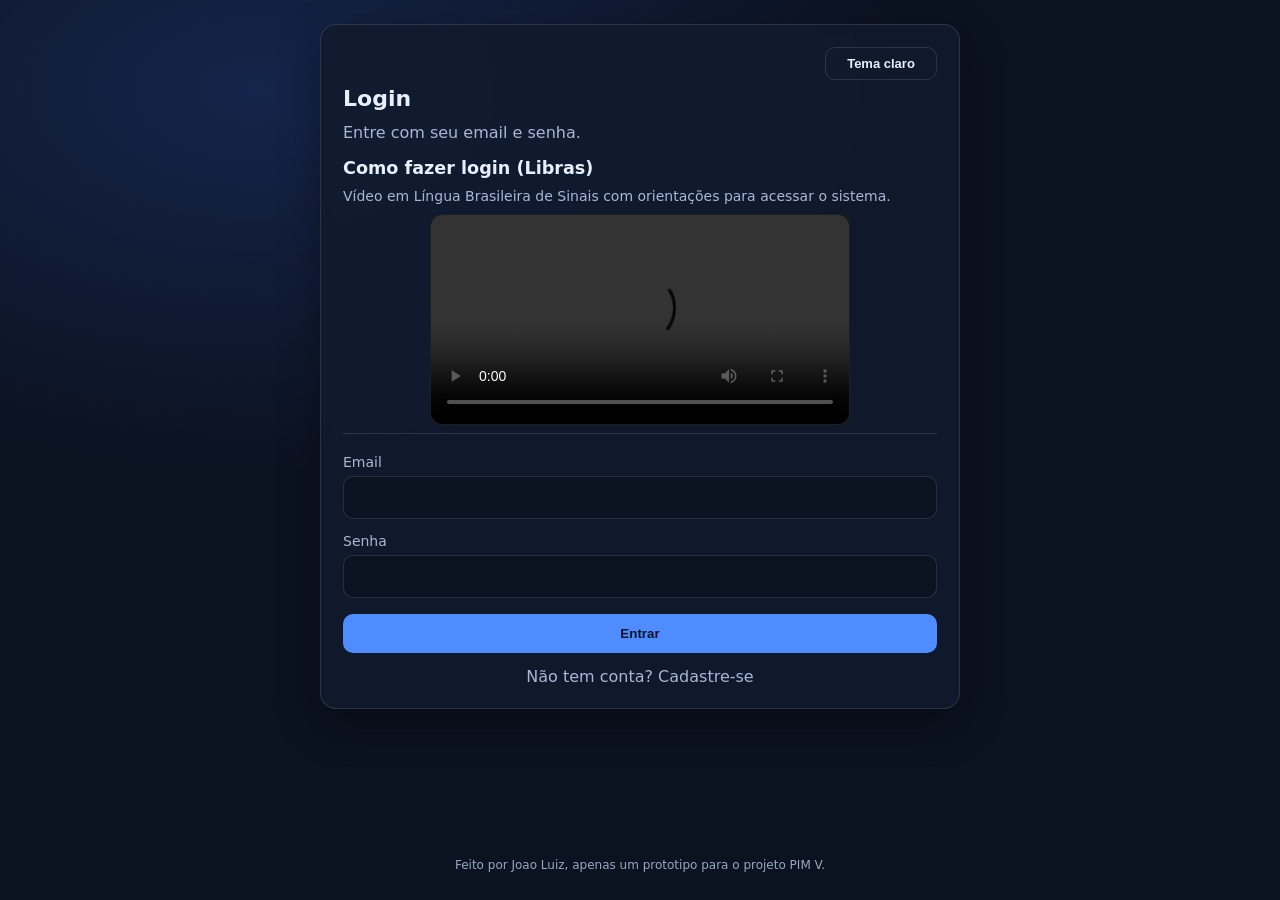
<file: frontend/index.html>
<!doctype html>
<html lang="pt-br">
  <head>
    <meta charset="utf-8" />
    <meta name="viewport" content="width=device-width, initial-scale=1" />
    <title>Login</title>
    <link rel="stylesheet" href="css/style.css" />
  </head>
  <body>
    <main class="container container--home">
      <section class="card">
        <div class="card-topbar">
          <button class="secondary theme-toggle" type="button" id="themeToggleBtn">Tema claro</button>
        </div>
        <h1>Login</h1>
        <p>Entre com seu email e senha.</p>

        <section class="login-libras-block" aria-labelledby="loginLibrasTitle">
          <h2 id="loginLibrasTitle" class="home-video-heading">Como fazer login (Libras)</h2>
          <p class="home-video-note">
            Vídeo em Língua Brasileira de Sinais com orientações para acessar o sistema.
          </p>
          <video class="home-video login-libras-video" controls preload="metadata" playsinline>
            <source src="Video2.mp4" type="video/mp4" />
            Seu navegador não suporta vídeo HTML5.
          </video>
        </section>

        <form id="loginForm">
          <label for="email">Email</label>
          <input id="email" type="email" autocomplete="email" maxlength="30" required />

          <label for="senha">Senha</label>
          <input id="senha" type="password" autocomplete="current-password" minlength="6" required />

          <div class="row">
            <button type="submit">Entrar</button>
          </div>

          <div id="message" class="message"></div>
        </form>

        <a class="link" href="register.html">Não tem conta? Cadastre-se</a>
      </section>
    </main>
    <footer class="footer-note">
      Feito por Joao Luiz, apenas um prototipo para o projeto PIM V.
    </footer>

    <script src="js/theme.js"></script>
    <script src="js/api.js"></script>
    <script src="js/login.js"></script>
  </body>
</html>
</file>
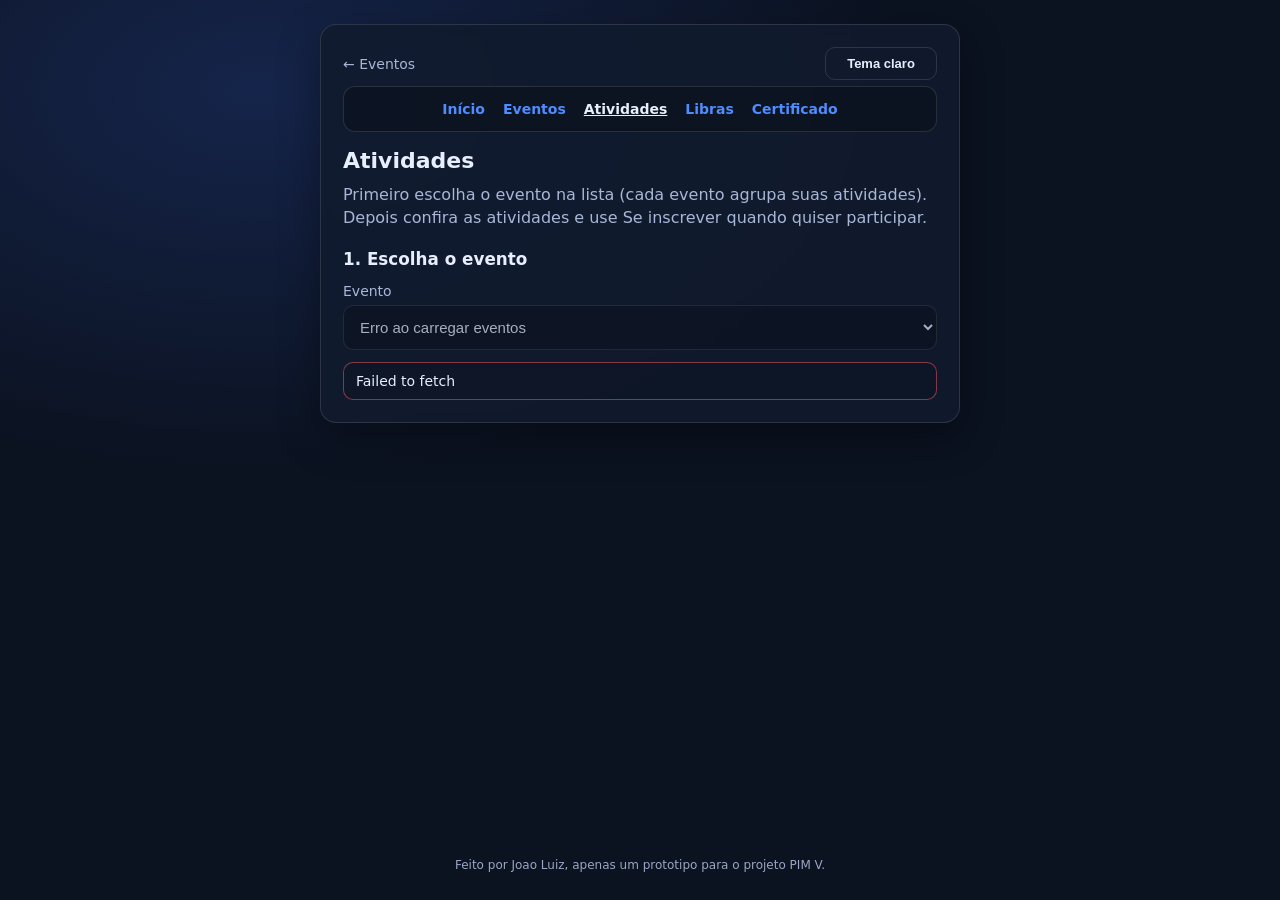
<file: frontend/atividades.html>
<!doctype html>
<html lang="pt-br">
  <head>
    <meta charset="utf-8" />
    <meta name="viewport" content="width=device-width, initial-scale=1" />
    <title>Atividades do evento</title>
    <link rel="stylesheet" href="css/style.css" />
  </head>
  <body>
    <main class="container container--home">
      <section class="card">
        <div class="card-topbar card-topbar--spread">
          <a class="link eventos-back" href="eventos.html">← Eventos</a>
          <button class="secondary theme-toggle" type="button" id="themeToggleBtn">Tema claro</button>
        </div>

        <nav class="site-nav" aria-label="Navegação do protótipo">
          <a href="home.html">Início</a>
          <a href="eventos.html">Eventos</a>
          <a href="atividades.html" aria-current="page">Atividades</a>
          <a href="libras.html">Libras</a>
          <a href="certificado.html">Certificado</a>
        </nav>

        <h1>Atividades</h1>
        <p id="eventoStepHint" class="atividades-intro"></p>

        <section class="atividades-step" aria-labelledby="atividadesPasso1Titulo">
          <h2 id="atividadesPasso1Titulo" class="atividades-step-title">1. Escolha o evento</h2>
         
          <label for="eventoSelect">Evento</label>
          <select id="eventoSelect" class="atividades-evento-select" aria-describedby="eventoStepHint"></select>
        </section>

        <section id="atividadesStep2" class="atividades-step atividades-step--2" hidden aria-labelledby="atividadesPasso2Titulo">
          <h2 id="atividadesPasso2Titulo" class="atividades-step-title">2. Atividades deste evento</h2>
          <p class="atividades-evento-escolhido">
            Evento: <strong id="eventoNomeEscolhido"></strong>
            <button type="button" class="secondary atividades-trocar-evento" id="btnTrocarEvento">Trocar evento</button>
          </p>
         

          <p id="atividadesLoading" class="message message--inline" hidden>Carregando atividades…</p>

          <ul class="eventos-list atividades-list" id="atividadesList" hidden></ul>

          <p id="atividadesEmpty" class="home-muted atividades-empty" hidden>Nenhuma atividade cadastrada neste evento.</p>
        </section>

        <div id="message" class="message"></div>
      </section>
    </main>
    <footer class="footer-note">
      Feito por Joao Luiz, apenas um prototipo para o projeto PIM V.
    </footer>

    <script src="js/theme.js"></script>
    <script src="js/api.js"></script>
    <script src="js/dates.js"></script>
    <script src="js/admin-panel.js"></script>
    <script src="js/atividades.js"></script>
  </body>
</html>
</file>
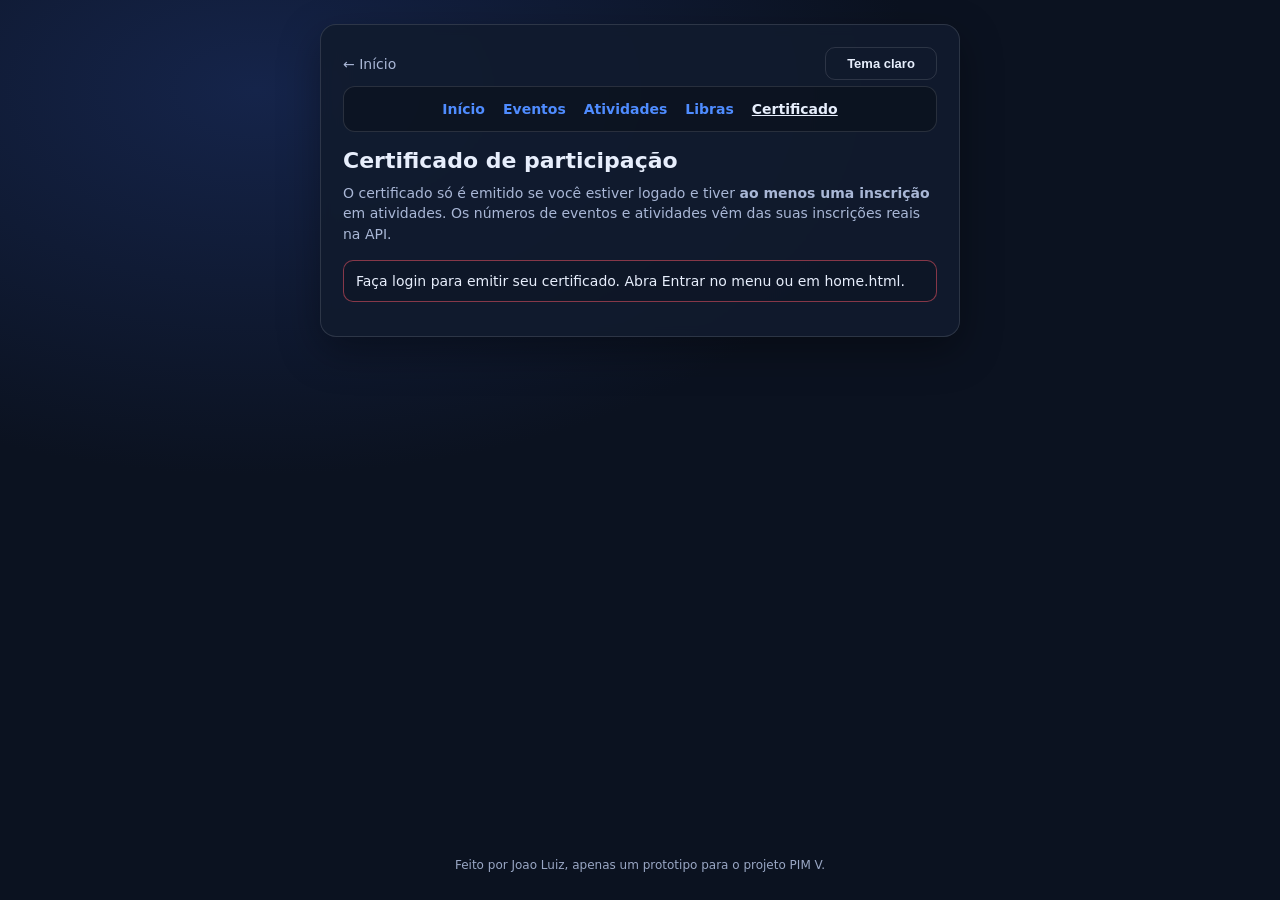
<file: frontend/certificado.html>
<!doctype html>
<html lang="pt-br">
  <head>
    <meta charset="utf-8" />
    <meta name="viewport" content="width=device-width, initial-scale=1" />
    <title>Certificado</title>
    <link rel="stylesheet" href="css/style.css" />
  </head>
  <body>
    <main class="container container--home">
      <section class="card">
        <div class="card-topbar card-topbar--spread">
          <a class="link eventos-back" href="home.html">← Início</a>
          <button class="secondary theme-toggle" type="button" id="themeToggleBtn">Tema claro</button>
        </div>

        <nav class="site-nav" aria-label="Navegação do protótipo">
          <a href="home.html">Início</a>
          <a href="eventos.html">Eventos</a>
          <a href="atividades.html">Atividades</a>
          <a href="libras.html">Libras</a>
          <a href="certificado.html" aria-current="page">Certificado</a>
        </nav>

        <h1>Certificado de participação</h1>
        <p class="home-muted certificado-intro">
          O certificado só é emitido se você estiver logado e tiver <strong>ao menos uma inscrição</strong> em
          atividades. Os números de eventos e atividades vêm das suas inscrições reais na API.
        </p>

        <p id="certStatus" class="message message--inline certificado-status" hidden></p>

        <div id="certificadoWrapper" class="certificado-wrapper" hidden>
          <article class="certificado-papel" aria-label="Texto do certificado">
            <p class="certificado-titulo-doc">Certificado de participação</p>
            <p class="certificado-corpo">
              Certificamos que <strong id="certNomeParticipante">—</strong> possui inscrições confirmadas na
              plataforma, totalizando participação em
              <strong id="certResumoInscricoes">—</strong>, com dedicação e interesse na programação acadêmica
              proposta.
            </p>
            <p class="certificado-data" id="certData">—</p>
            <p class="certificado-rodape">Não é um certificado oficial apenas um prototipo para o projeto PIM IV.</p>
          </article>

          <div class="row certificado-acoes">
            <button type="button" id="btnBaixar">Baixar certificado (.txt)</button>
          </div>
        </div>
      </section>
    </main>
    <footer class="footer-note">
      Feito por Joao Luiz, apenas um prototipo para o projeto PIM V.
    </footer>

    <script src="js/theme.js"></script>
    <script src="js/api.js"></script>
    <script src="js/certificado.js"></script>
  </body>
</html>
</file>
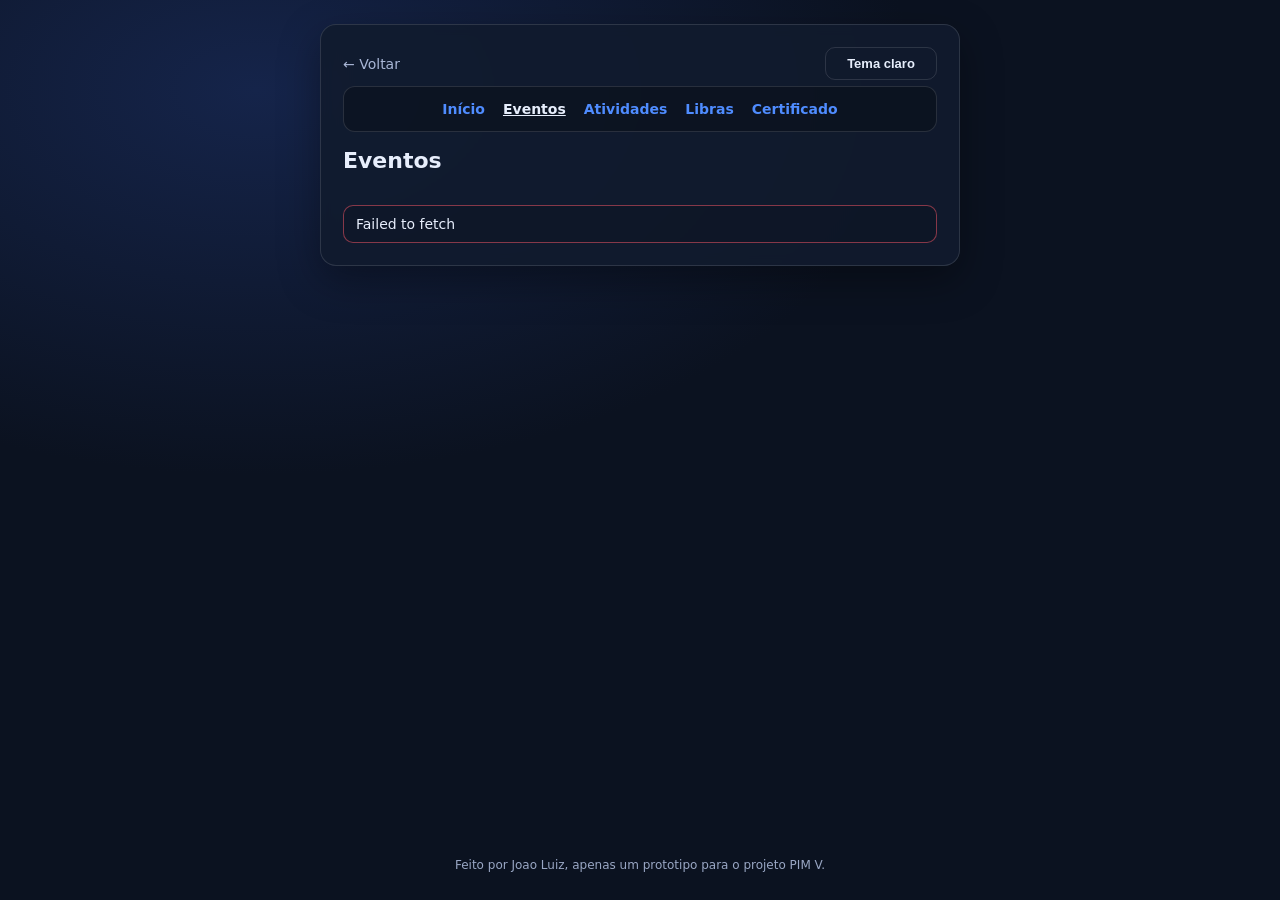
<file: frontend/eventos.html>
<!doctype html>
<html lang="pt-br">
  <head>
    <meta charset="utf-8" />
    <meta name="viewport" content="width=device-width, initial-scale=1" />
    <title>Eventos</title>
    <link rel="stylesheet" href="css/style.css" />
  </head>
  <body>
    <main class="container container--home">
      <section class="card">
        <div class="card-topbar card-topbar--spread">
          <a class="link eventos-back" href="home.html">← Voltar</a>
          <button class="secondary theme-toggle" type="button" id="themeToggleBtn">Tema claro</button>
        </div>

        <nav class="site-nav" aria-label="Navegação do protótipo">
          <a href="home.html">Início</a>
          <a href="eventos.html" aria-current="page">Eventos</a>
          <a href="atividades.html">Atividades</a>
          <a href="libras.html">Libras</a>
          <a href="certificado.html">Certificado</a>
        </nav>

        <h1>Eventos</h1>
      

        <p id="eventosLoading" class="message message--inline" hidden>Carregando eventos…</p>

        <ul class="eventos-list" id="eventosList"></ul>

        <p id="eventosEmpty" class="home-muted" hidden>Nenhum evento cadastrado. Um administrador pode criar eventos pelo botão <strong>Gestão (admin)</strong>.</p>

        <div id="message" class="message"></div>
      </section>
    </main>
    <footer class="footer-note">
      Feito por Joao Luiz, apenas um prototipo para o projeto PIM V.
    </footer>

    <script src="js/theme.js"></script>
    <script src="js/api.js"></script>
    <script src="js/dates.js"></script>
    <script src="js/admin-panel.js"></script>
    <script src="js/eventos.js"></script>
  </body>
</html>
</file>
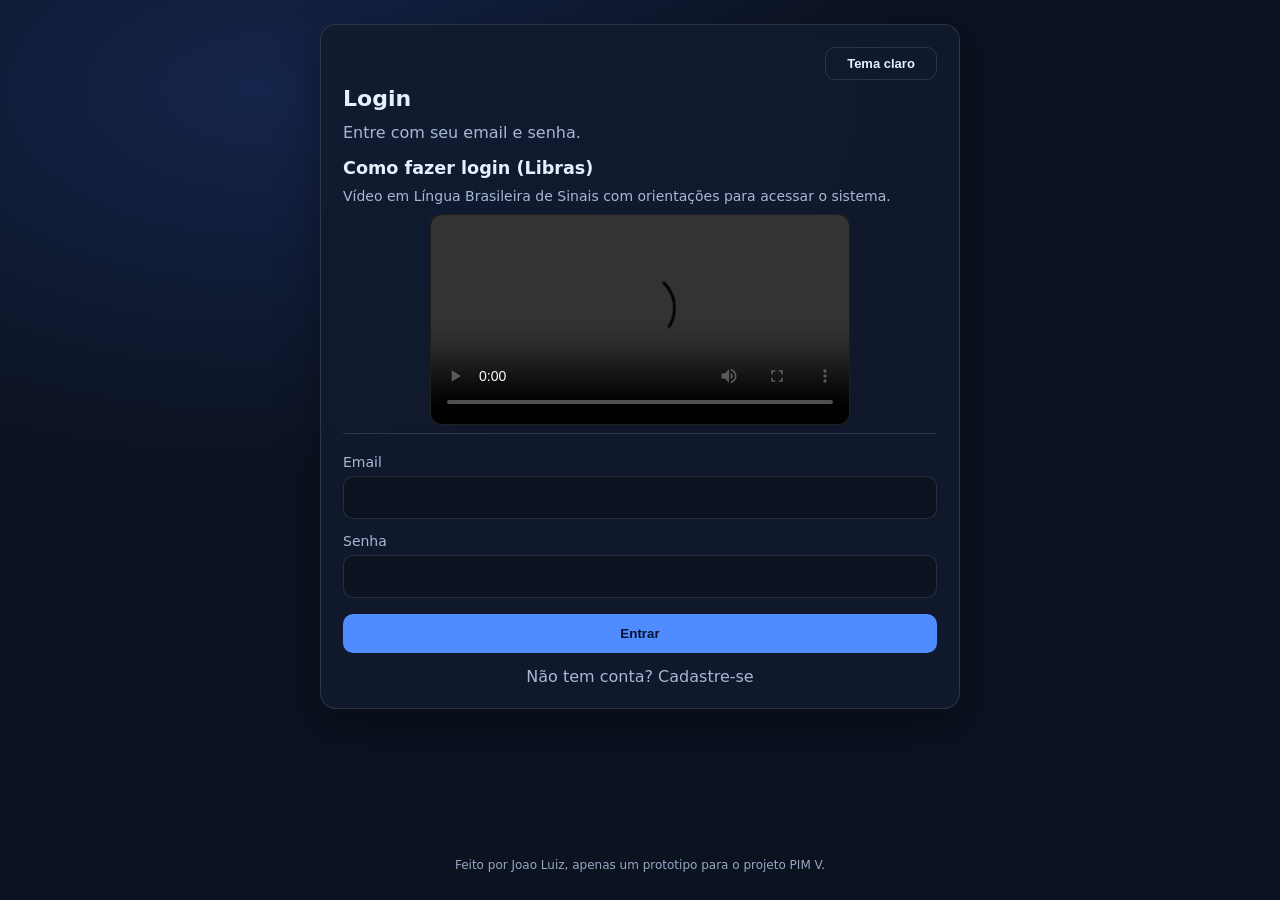
<file: frontend/home.html>
<!doctype html>
<html lang="pt-br">
  <head>
    <meta charset="utf-8" />
    <meta name="viewport" content="width=device-width, initial-scale=1" />
    <title>Evento acadêmico — Página inicial</title>
    <link rel="stylesheet" href="css/style.css" />
  </head>
  <body>
    <main class="container container--home">
      <section class="card card--home">
        <div class="card-topbar">
          <button class="secondary theme-toggle" type="button" id="themeToggleBtn">Tema claro</button>
          <button class="secondary btn-logout-compact" type="button" id="logoutBtn">Sair</button>
        </div>

        <nav class="site-nav" aria-label="Navegação do protótipo">
          <a href="home.html" aria-current="page">Início</a>
          <a href="eventos.html">Eventos</a>
          <a href="atividades.html">Atividades</a>
          <a href="libras.html">Libras</a>
          <a href="certificado.html">Certificado</a>
        </nav>

        <p class="home-welcome" id="welcomeLine" aria-live="polite"></p>

        <h1 class="home-event-title" id="eventTitle">Semana de Integração e Acessibilidade</h1>
        <p class="home-lead">
          Encontro acadêmico com foco em inclusão, tecnologia e comunicação acessível.
        </p>
        <p class="home-description">
          Participe de atividades, conheça a programação e acompanhe conteúdos em
          <strong>Língua Brasileira de Sinais (Libras)</strong>. Esta página reúne informações do evento e o vídeo de
          apresentação acessível.
        </p>

        <div class="home-cta-row" role="group" aria-label="Ações principais">
          <a class="home-cta-btn" href="eventos.html">Ver programação</a>
          <a class="home-cta-btn" href="atividades.html">Ver atividades</a>
        </div>

        <div class="home-video-block">
          <h2 class="home-video-heading">Vídeo de apresentação (Libras)</h2>
          <p class="home-video-note">
            Este video explica o site inteiro em libras.
          </p>
          <p id="videoStatusText" class="status-text home-video-status"></p>
          <video id="librasVideo" class="home-video" controls preload="metadata" playsinline>
            <source src="video.mp4" type="video/mp4" />
            Seu navegador não suporta vídeo HTML5.
          </video>
        </div>

        <section id="programacao" class="home-subsection" tabindex="-1">
          <h2 class="home-subsection-title">Programação</h2>
          <p class="home-subsection-intro">
            Resumo ilustrativo.
          </p>
          <ul class="home-schedule">
            <li><span class="home-schedule-time">09:00</span> — Abertura e boas-vindas</li>
            <li><span class="home-schedule-time">10:30</span> — Mesa: acessibilidade digital</li>
            <li><span class="home-schedule-time">14:00</span> — Oficina prática em Libras</li>
            <li><span class="home-schedule-time">16:30</span> — Encerramento</li>
          </ul>
        </section>

        

        <div id="message" class="message"></div>
      </section>
    </main>
    <footer class="footer-note">
      Feito por Joao Luiz, apenas um prototipo para o projeto PIM V.
    </footer>

    <script src="js/theme.js"></script>
    <script src="js/api.js"></script>
    <script src="js/dates.js"></script>
    <script src="js/admin-panel.js"></script>
    <script src="js/home.js"></script>
  </body>
</html>
</file>
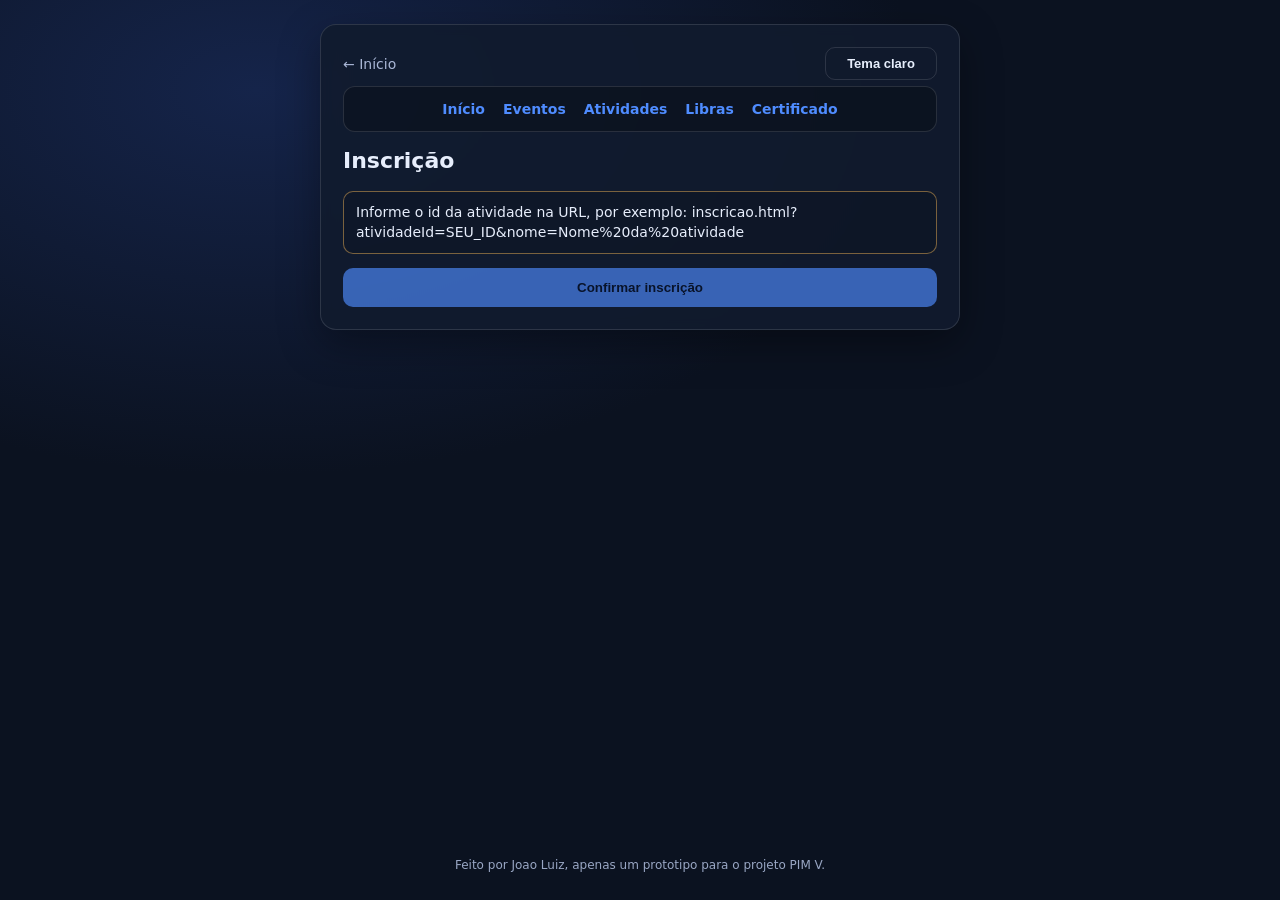
<file: frontend/inscricao.html>
<!doctype html>
<html lang="pt-br">
  <head>
    <meta charset="utf-8" />
    <meta name="viewport" content="width=device-width, initial-scale=1" />
    <title>Confirmar inscrição</title>
    <link rel="stylesheet" href="css/style.css" />
  </head>
  <body>
    <main class="container container--home">
      <section class="card">
        <div class="card-topbar card-topbar--spread">
          <a class="link eventos-back" href="home.html">← Início</a>
          <button class="secondary theme-toggle" type="button" id="themeToggleBtn">Tema claro</button>
        </div>

        <nav class="site-nav" aria-label="Navegação do protótipo">
          <a href="home.html">Início</a>
          <a href="eventos.html">Eventos</a>
          <a href="atividades.html">Atividades</a>
          <a href="libras.html">Libras</a>
          <a href="certificado.html">Certificado</a>
        </nav>

        <h1>Inscrição</h1>

        <p id="inscricaoResumo" class="inscricao-resumo"></p>

        <p id="inscricaoAviso" class="message message--warn" hidden></p>

        <div class="row inscricao-acoes">
          <button type="button" id="btnConfirmar">Confirmar inscrição</button>
        </div>

        <p id="inscricaoSucesso" class="message success" hidden></p>
        <div id="message" class="message"></div>
      </section>
    </main>
    <footer class="footer-note">
      Feito por Joao Luiz, apenas um prototipo para o projeto PIM V.
    </footer>

    <script src="js/theme.js"></script>
    <script src="js/api.js"></script>
    <script src="js/inscricao.js"></script>
  </body>
</html>
</file>
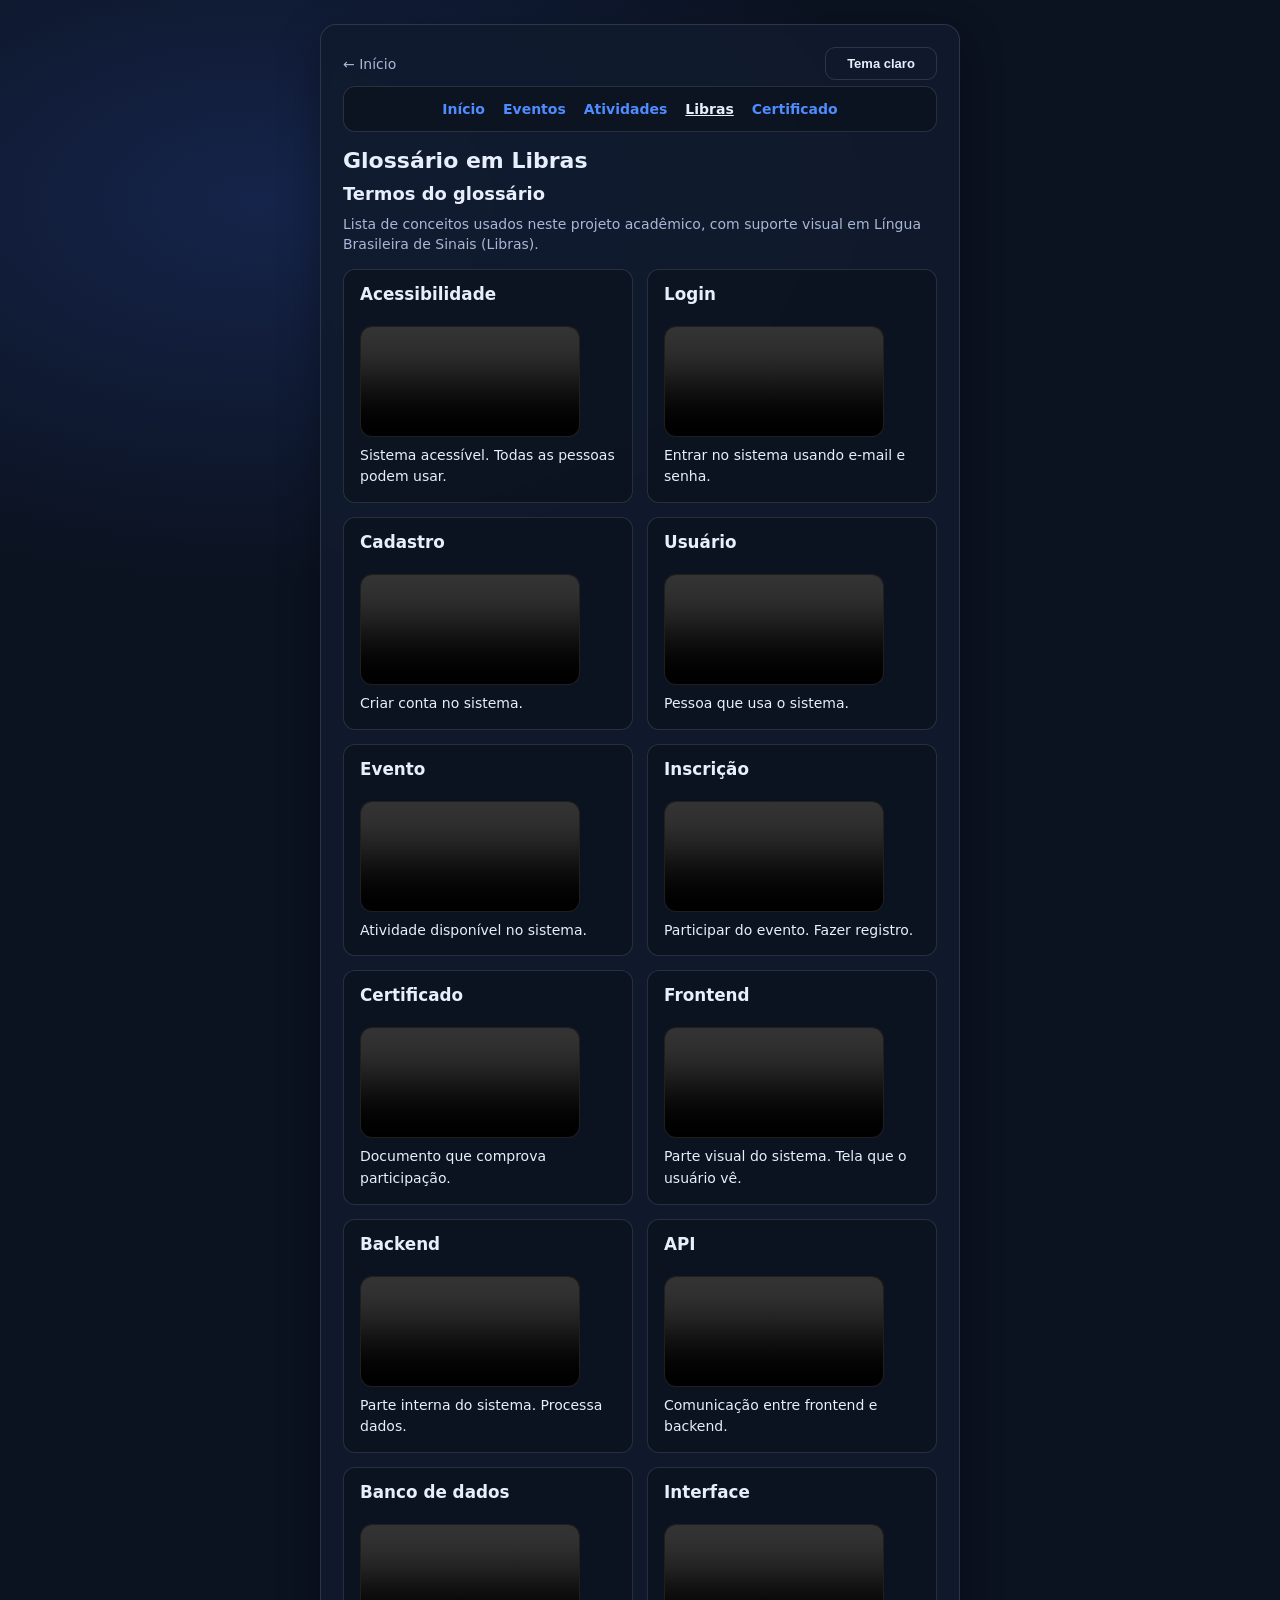
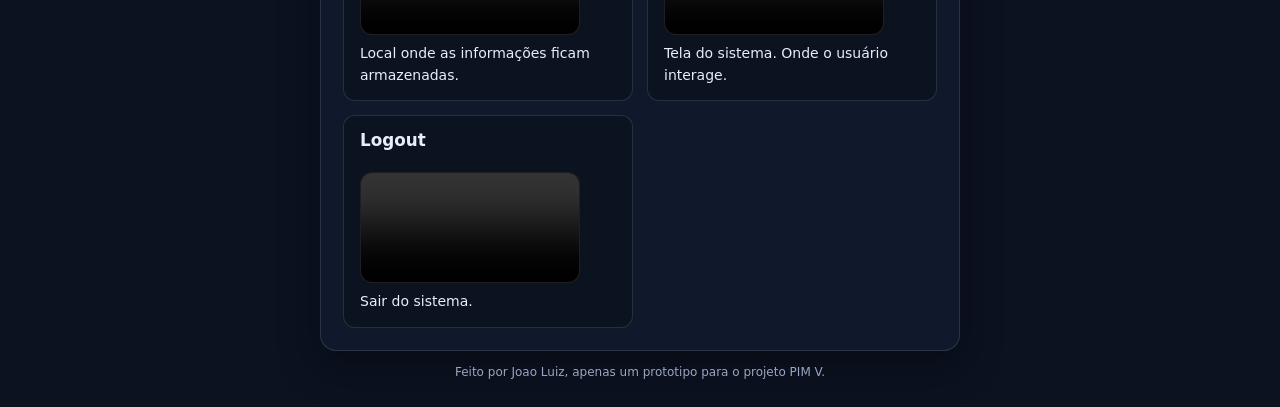
<file: frontend/libras.html>
<!doctype html>
<html lang="pt-br">
  <head>
    <meta charset="utf-8" />
    <meta name="viewport" content="width=device-width, initial-scale=1" />
    <meta
      name="description"
      content="Glossário em Libras: termos do sistema com vídeo do sinal e descrição em português."
    />
    <title>Glossário em Libras</title>
    <link rel="stylesheet" href="css/style.css" />
  </head>
  <body>
    <a class="skip-link" href="#conteudo-principal">Ir para o conteúdo principal</a>

    <main id="conteudo-principal" class="container container--home" tabindex="-1">
      <section class="card card--libras">
        <div class="card-topbar card-topbar--spread">
          <a class="link eventos-back" href="home.html">← Início</a>
          <button class="secondary theme-toggle" type="button" id="themeToggleBtn">Tema claro</button>
        </div>

        <nav class="site-nav" aria-label="Navegação do protótipo">
          <a href="home.html">Início</a>
          <a href="eventos.html">Eventos</a>
          <a href="atividades.html">Atividades</a>
          <a href="libras.html" aria-current="page">Libras</a>
          <a href="certificado.html">Certificado</a>
        </nav>

        <h1>Glossário em Libras</h1>


        <section class="libras-secao" aria-labelledby="titulo-glossario">
          <h2 id="titulo-glossario">Termos do glossário</h2>
          <p class="home-muted libras-glossario-intro">
            Lista de conceitos usados neste projeto acadêmico, com suporte visual em Língua Brasileira de Sinais
            (Libras).
          </p>

          <dl class="glossario glossario--com-video">
            <div class="glossario-item">
              <dt>Acessibilidade</dt>
              <dd>
                <div class="glossario-video">
                  <video controls preload="metadata" playsinline aria-label="Sinal em Libras para o termo Acessibilidade">
                    <source src="videos/glossario1.mp4" type="video/mp4" />
                    Seu navegador não suporta vídeo HTML5.
                  </video>
                </div>
                <p>Sistema acessível. Todas as pessoas podem usar.</p>
              </dd>
            </div>
            <div class="glossario-item">
              <dt>Login</dt>
              <dd>
                <div class="glossario-video">
                  <video controls preload="metadata" playsinline aria-label="Sinal em Libras para o termo Login">
                    <source src="videos/glossario2.mp4" type="video/mp4" />
                    Seu navegador não suporta vídeo HTML5.
                  </video>
                </div>
                <p>Entrar no sistema usando e-mail e senha.</p>
              </dd>
            </div>
            <div class="glossario-item">
              <dt>Cadastro</dt>
              <dd>
                <div class="glossario-video">
                  <video controls preload="metadata" playsinline aria-label="Sinal em Libras para o termo Cadastro">
                    <source src="videos/glossario3.mp4" type="video/mp4" />
                    Seu navegador não suporta vídeo HTML5.
                  </video>
                </div>
                <p>Criar conta no sistema.</p>
              </dd>
            </div>
            <div class="glossario-item">
              <dt>Usuário</dt>
              <dd>
                <div class="glossario-video">
                  <video controls preload="metadata" playsinline aria-label="Sinal em Libras para o termo Usuário">
                    <source src="videos/glossario4.mp4" type="video/mp4" />
                    Seu navegador não suporta vídeo HTML5.
                  </video>
                </div>
                <p>Pessoa que usa o sistema.</p>
              </dd>
            </div>
            <div class="glossario-item">
              <dt>Evento</dt>
              <dd>
                <div class="glossario-video">
                  <video controls preload="metadata" playsinline aria-label="Sinal em Libras para o termo Evento">
                    <source src="videos/glossario5.mp4" type="video/mp4" />
                    Seu navegador não suporta vídeo HTML5.
                  </video>
                </div>
                <p>Atividade disponível no sistema.</p>
              </dd>
            </div>
            <div class="glossario-item">
              <dt>Inscrição</dt>
              <dd>
                <div class="glossario-video">
                  <video controls preload="metadata" playsinline aria-label="Sinal em Libras para o termo Inscrição">
                    <source src="videos/glossario6.mp4" type="video/mp4" />
                    Seu navegador não suporta vídeo HTML5.
                  </video>
                </div>
                <p>Participar do evento. Fazer registro.</p>
              </dd>
            </div>
            <div class="glossario-item">
              <dt>Certificado</dt>
              <dd>
                <div class="glossario-video">
                  <video controls preload="metadata" playsinline aria-label="Sinal em Libras para o termo Certificado">
                    <source src="videos/glossario7.mp4" type="video/mp4" />
                    Seu navegador não suporta vídeo HTML5.
                  </video>
                </div>
                <p>Documento que comprova participação.</p>
              </dd>
            </div>
            <div class="glossario-item">
              <dt>Frontend</dt>
              <dd>
                <div class="glossario-video">
                  <video controls preload="metadata" playsinline aria-label="Sinal em Libras para o termo Frontend">
                    <source src="videos/glossario8.mp4" type="video/mp4" />
                    Seu navegador não suporta vídeo HTML5.
                  </video>
                </div>
                <p>Parte visual do sistema. Tela que o usuário vê.</p>
              </dd>
            </div>
            <div class="glossario-item">
              <dt>Backend</dt>
              <dd>
                <div class="glossario-video">
                  <video controls preload="metadata" playsinline aria-label="Sinal em Libras para o termo Backend">
                    <source src="videos/glossario9.mp4" type="video/mp4" />
                    Seu navegador não suporta vídeo HTML5.
                  </video>
                </div>
                <p>Parte interna do sistema. Processa dados.</p>
              </dd>
            </div>
            <div class="glossario-item">
              <dt>API</dt>
              <dd>
                <div class="glossario-video">
                  <video controls preload="metadata" playsinline aria-label="Sinal em Libras para o termo API">
                    <source src="videos/glossario10.mp4" type="video/mp4" />
                    Seu navegador não suporta vídeo HTML5.
                  </video>
                </div>
                <p>Comunicação entre frontend e backend.</p>
              </dd>
            </div>
            <div class="glossario-item">
              <dt>Banco de dados</dt>
              <dd>
                <div class="glossario-video">
                  <video
                    controls
                    preload="metadata"
                    playsinline
                    aria-label="Sinal em Libras para o termo Banco de dados"
                  >
                    <source src="videos/glossario11.mp4" type="video/mp4" />
                    Seu navegador não suporta vídeo HTML5.
                  </video>
                </div>
                <p>Local onde as informações ficam armazenadas.</p>
              </dd>
            </div>
            <div class="glossario-item">
              <dt>Interface</dt>
              <dd>
                <div class="glossario-video">
                  <video controls preload="metadata" playsinline aria-label="Sinal em Libras para o termo Interface">
                    <source src="videos/glossario12.mp4" type="video/mp4" />
                    Seu navegador não suporta vídeo HTML5.
                  </video>
                </div>
                <p>Tela do sistema. Onde o usuário interage.</p>
              </dd>
            </div>
            <div class="glossario-item">
              <dt>Logout</dt>
              <dd>
                <div class="glossario-video">
                  <video controls preload="metadata" playsinline aria-label="Sinal em Libras para o termo Logout">
                    <source src="videos/glossario13.mp4" type="video/mp4" />
                    Seu navegador não suporta vídeo HTML5.
                  </video>
                </div>
                <p>Sair do sistema.</p>
              </dd>
            </div>
          </dl>
        </section>
      </section>
    </main>
    <footer class="footer-note">
      Feito por Joao Luiz, apenas um prototipo para o projeto PIM V.
    </footer>

    <script src="js/theme.js"></script>
  </body>
</html>
</file>
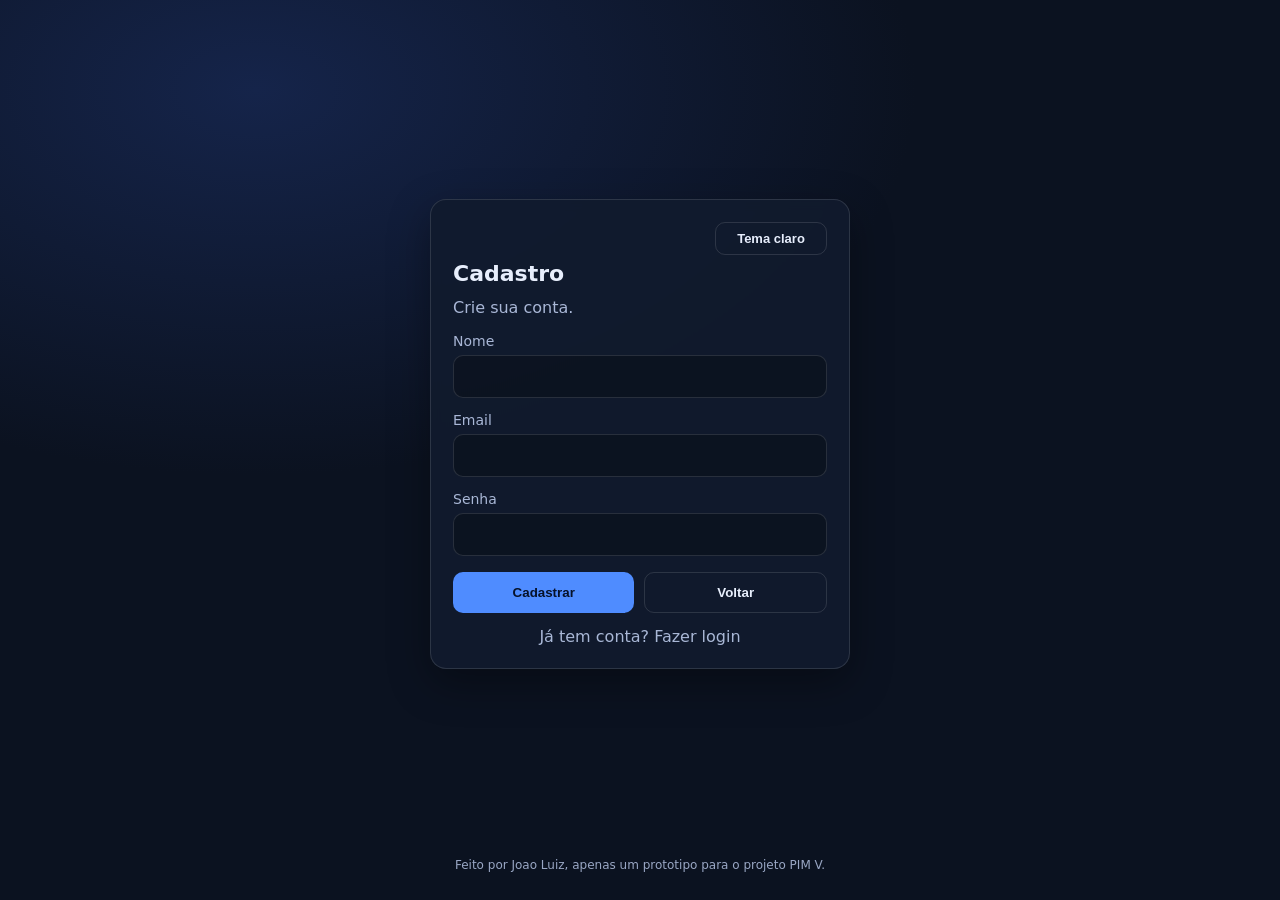
<file: frontend/register.html>
<!doctype html>
<html lang="pt-br">
  <head>
    <meta charset="utf-8" />
    <meta name="viewport" content="width=device-width, initial-scale=1" />
    <title>Cadastro</title>
    <link rel="stylesheet" href="css/style.css" />
  </head>
  <body>
    <main class="container">
      <section class="card">
        <div class="card-topbar">
          <button class="secondary theme-toggle" type="button" id="themeToggleBtn">Tema claro</button>
        </div>
        <h1>Cadastro</h1>
        <p>Crie sua conta.</p>

        <form id="registerForm">
          <label for="nome">Nome</label>
          <input id="nome" type="text" autocomplete="name" maxlength="30" required />

          <label for="email">Email</label>
          <input id="email" type="email" autocomplete="email" maxlength="30" required />

          <label for="senha">Senha</label>
          <input id="senha" type="password" autocomplete="new-password" minlength="6" required />

          <div class="row">
            <button type="submit">Cadastrar</button>
            <button class="secondary" type="button" id="backBtn">Voltar</button>
          </div>

          <div id="message" class="message"></div>
        </form>

        <a class="link" href="index.html">Já tem conta? Fazer login</a>
      </section>
    </main>
    <footer class="footer-note">
      Feito por Joao Luiz, apenas um prototipo para o projeto PIM V.
    </footer>

    <script src="js/theme.js"></script>
    <script src="js/api.js"></script>
    <script src="js/register.js"></script>
  </body>
</html>
</file>
<file: frontend/css/style.css>
/* Layout minimalista, com suporte a tema escuro/claro e mobile. */

html {
  scroll-behavior: smooth;
}

/* Pular para o conteúdo (acessibilidade) */
.skip-link {
  position: absolute;
  left: -9999px;
  top: 0;
  z-index: 100;
  padding: 10px 14px;
  background: var(--primary);
  color: var(--primary-text);
  font-weight: 700;
  border-radius: 0 0 8px 8px;
  text-decoration: none;
}

.skip-link:focus {
  left: 16px;
  outline: 2px solid var(--text);
  outline-offset: 2px;
}

:root {
  --bg: #0b1220;
  --bg-grad: radial-gradient(1200px 700px at 20% 10%, #15244a 0%, var(--bg) 55%);
  --card: rgba(17, 27, 46, 0.9);
  --text: #e7eefc;
  --muted: #a9b7d6;
  --primary: #4f8cff;
  --primary-text: #06122a;
  --danger: #ff5a6b;
  --danger-text: #2a060b;
  --border: rgba(255, 255, 255, 0.12);
  --input-bg: rgba(0, 0, 0, 0.25);
  --shadow: 0 14px 40px rgba(0, 0, 0, 0.35);
}

body[data-theme="light"] {
  --bg: #e9eff9;
  --bg-grad: radial-gradient(1100px 600px at 10% 0%, #ffffff 0%, var(--bg) 65%);
  --card: rgba(255, 255, 255, 0.92);
  --text: #12213f;
  --muted: #516185;
  --primary: #2f6de1;
  --primary-text: #f5f9ff;
  --danger: #d4495c;
  --danger-text: #ffffff;
  --border: rgba(11, 18, 32, 0.14);
  --input-bg: rgba(255, 255, 255, 0.8);
  --shadow: 0 14px 34px rgba(8, 20, 43, 0.12);
}

* {
  box-sizing: border-box;
}

body {
  margin: 0;
  min-height: 100vh;
  font-family: system-ui, -apple-system, Segoe UI, Roboto, Arial, sans-serif;
  background: var(--bg-grad);
  color: var(--text);
  display: flex;
  flex-direction: column;
  align-items: center;
  justify-content: center;
  gap: 14px;
  padding: 24px 16px;
}

/* Conteúdo central: respeita .container / .container--home (max-width) e centraliza o card. */
main.container {
  flex: 1 0 auto;
  width: 100%;
  display: flex;
  flex-direction: column;
  align-items: center;
}

/* Login, cadastro etc.: card no meio da área útil (a home fica alinhada ao topo por ter muito conteúdo). */
main.container:not(.container--home) {
  justify-content: center;
}

main.container > .card {
  width: 100%;
}

main.container:not(.container--home) > .card {
  max-width: 420px;
}

.container {
  width: 100%;
  max-width: 460px;
}

.container--home {
  max-width: 640px;
}

/* Links de navegação entre páginas do protótipo */
.site-nav {
  display: flex;
  flex-wrap: wrap;
  gap: 8px 14px;
  justify-content: center;
  align-items: center;
  margin: 0 0 16px;
  padding: 10px 12px;
  border-radius: 12px;
  border: 1px solid var(--border);
  background: var(--input-bg);
}

.site-nav a {
  color: var(--primary);
  font-weight: 600;
  font-size: 14px;
  text-decoration: none;
  padding: 4px 2px;
}

.site-nav a:hover {
  text-decoration: underline;
}

.site-nav a[aria-current="page"] {
  color: var(--text);
  text-decoration: underline;
}

.atividades-inscrever-placeholder {
  display: inline-block;
  margin-top: 4px;
  font-size: 13px;
  color: var(--muted);
}

.card--home {
  scroll-margin-top: 12px;
}

.card {
  background: var(--card);
  border: 1px solid var(--border);
  border-radius: 16px;
  padding: 22px;
  box-shadow: var(--shadow);
  backdrop-filter: blur(6px);
  animation: fadeInCard 0.35s ease-out;
}

@keyframes fadeInCard {
  from {
    opacity: 0;
    transform: translateY(8px);
  }
  to {
    opacity: 1;
    transform: translateY(0);
  }
}

.card-topbar {
  display: flex;
  justify-content: flex-end;
  align-items: center;
  gap: 8px;
  flex-wrap: wrap;
  margin-bottom: 6px;
}

.btn-logout-compact {
  width: auto;
  min-width: 72px;
  padding: 8px 12px;
  font-size: 13px;
}

.theme-toggle {
  width: auto;
  min-width: 112px;
  padding: 8px 12px;
  font-size: 13px;
}

h1 {
  font-size: 22px;
  margin: 0 0 10px;
}

p {
  margin: 0 0 14px;
  color: var(--muted);
  line-height: 1.45;
}

.card > p code {
  font-size: 0.88em;
  padding: 1px 5px;
  border-radius: 6px;
  background: var(--input-bg);
  border: 1px solid var(--border);
}

.status-text {
  margin: 0 0 10px;
  font-size: 14px;
}

label {
  display: block;
  margin: 14px 0 6px;
  font-size: 14px;
  color: var(--muted);
}

input {
  width: 100%;
  padding: 12px;
  border-radius: 10px;
  border: 1px solid var(--border);
  background: var(--input-bg);
  color: var(--text);
  outline: none;
  font-size: 15px;
}

input:focus {
  border-color: rgba(79, 140, 255, 0.7);
  box-shadow: 0 0 0 3px rgba(79, 140, 255, 0.15);
}

textarea {
  width: 100%;
  padding: 12px;
  border-radius: 10px;
  border: 1px solid var(--border);
  background: var(--input-bg);
  color: var(--text);
  outline: none;
  font-size: 15px;
  font-family: inherit;
  line-height: 1.45;
  box-sizing: border-box;
}

textarea:focus {
  border-color: rgba(79, 140, 255, 0.7);
  box-shadow: 0 0 0 3px rgba(79, 140, 255, 0.15);
}

.row {
  display: flex;
  gap: 10px;
  margin-top: 16px;
}

button {
  width: 100%;
  padding: 12px 14px;
  border: 0;
  border-radius: 10px;
  background: var(--primary);
  color: var(--primary-text);
  font-weight: 700;
  cursor: pointer;
  transition: transform 0.16s ease, filter 0.16s ease, box-shadow 0.16s ease;
}

button:hover {
  transform: translateY(-1px);
  filter: brightness(1.06);
  box-shadow: 0 8px 18px rgba(79, 140, 255, 0.25);
}

button:active {
  transform: translateY(0);
}

button.secondary {
  background: transparent;
  color: var(--text);
  border: 1px solid var(--border);
  box-shadow: none;
}

button.secondary:hover {
  box-shadow: none;
}

button.danger {
  background: var(--danger);
  color: var(--danger-text);
}

.link {
  display: block;
  margin-top: 14px;
  text-align: center;
  color: var(--muted);
  text-decoration: none;
}

.link:hover {
  color: var(--text);
}

.message {
  margin-top: 12px;
  padding: 10px 12px;
  border-radius: 10px;
  border: 1px solid var(--border);
  background: rgba(0, 0, 0, 0.12);
  color: var(--text);
  display: none;
  font-size: 14px;
}

.message.show {
  display: block;
}

.message.error {
  border-color: rgba(255, 90, 107, 0.5);
}

.message.success {
  border-color: rgba(79, 255, 166, 0.35);
}

.message.loading {
  border-color: rgba(79, 140, 255, 0.45);
  color: var(--muted);
}

.message.message--inline {
  margin-top: 8px;
}

.message.message--warn {
  border-color: rgba(255, 190, 92, 0.45);
  color: var(--text);
}

.atividades-intro {
  margin-bottom: 12px;
}

.atividades-evento-id {
  font-size: 14px;
  color: var(--muted);
  margin: 0 0 12px;
  word-break: break-all;
}

.inscricao-resumo {
  margin: 0 0 18px;
  color: var(--text);
  font-size: 1.02rem;
  line-height: 1.45;
}

.inscricao-acoes {
  margin-top: 8px;
}

/* Certificado (certificado.html) */
.certificado-intro {
  margin-bottom: 16px;
  font-size: 14px;
}

.certificado-wrapper {
  margin-top: 8px;
}

.certificado-status {
  margin-bottom: 12px;
}

.certificado-papel {
  margin: 0 0 20px;
  padding: 22px 18px;
  border-radius: 12px;
  border: 2px solid var(--border);
  background: var(--input-bg);
  text-align: center;
}

.certificado-titulo-doc {
  margin: 0 0 16px;
  font-size: 1.15rem;
  font-weight: 700;
  letter-spacing: 0.04em;
  text-transform: uppercase;
  color: var(--text);
}

.certificado-corpo {
  margin: 0 0 18px;
  color: var(--muted);
  line-height: 1.55;
  font-size: 1rem;
  text-align: center;
}

.certificado-corpo strong {
  color: var(--text);
}

.certificado-data {
  margin: 0 0 12px;
  font-size: 14px;
  color: var(--muted);
}

.certificado-rodape {
  margin: 0;
  font-size: 12px;
  color: var(--muted);
  font-style: italic;
}

.certificado-acoes {
  margin-top: 4px;
}

/* Libras (libras.html) */
.card--libras h1 {
  margin-bottom: 10px;
}

.libras-lead {
  margin: 0 0 20px;
  line-height: 1.5;
  color: var(--muted);
}

.libras-secao {
  margin-top: 24px;
  padding-top: 20px;
  border-top: 1px solid var(--border);
}

.libras-secao:first-of-type {
  border-top: 0;
  padding-top: 0;
  margin-top: 0;
}

.libras-secao h2 {
  font-size: 1.12rem;
  margin: 0 0 10px;
}

.libras-video-wrap {
  margin-top: 12px;
}

.libras-video {
  margin-top: 8px;
}

.libras-video-descricao {
  margin: 10px 0 0;
  font-size: 14px;
  color: var(--muted);
}

.libras-glossario-intro {
  margin-bottom: 14px;
}

.glossario {
  margin: 0;
  padding: 0;
}

.glossario-item {
  margin: 0 0 16px;
  padding: 14px 16px;
  border-radius: 12px;
  border: 1px solid var(--border);
  background: var(--input-bg);
}

.glossario-item:last-child {
  margin-bottom: 0;
}

.glossario dt {
  margin: 0 0 8px;
  font-size: 1.05rem;
  font-weight: 700;
  color: var(--text);
}

.glossario dd {
  margin: 0;
  color: var(--muted);
  line-height: 1.55;
}

.glossario dd p {
  margin: 10px 0 0;
  font-size: 14px;
  color: var(--text);
  line-height: 1.55;
}

.glossario-video video {
  max-width: 220px;
  width: 100%;
  border-radius: 8px;
  margin: 8px 0;
  display: block;
  background: #000;
}

@media (min-width: 640px) {
  .glossario--com-video {
    display: grid;
    grid-template-columns: repeat(auto-fill, minmax(260px, 1fr));
    gap: 14px;
  }

  .glossario--com-video .glossario-item {
    margin-bottom: 0;
    height: 100%;
    display: flex;
    flex-direction: column;
  }

  .glossario--com-video .glossario-item dd {
    flex: 1;
    display: flex;
    flex-direction: column;
  }

  .glossario--com-video .glossario-item dd p {
    margin-top: auto;
  }
}

button:disabled {
  opacity: 0.65;
  cursor: not-allowed;
  transform: none;
  filter: none;
}

/* Home (landing do evento) */
.home-welcome {
  margin: 0 0 8px;
  font-size: 14px;
  color: var(--muted);
}

.home-event-title {
  font-size: 1.55rem;
  line-height: 1.25;
  margin: 0 0 10px;
}

.home-lead {
  margin: 0 0 10px;
  font-size: 1.05rem;
  color: var(--text);
  font-weight: 600;
  line-height: 1.4;
}

.home-description {
  margin: 0 0 18px;
}

.home-cta-row {
  display: flex;
  flex-wrap: wrap;
  gap: 10px;
  margin-bottom: 22px;
  justify-content: center;
}

.home-cta-btn {
  flex: 1 1 calc(50% - 5px);
  min-width: 140px;
  display: inline-flex;
  align-items: center;
  justify-content: center;
  text-align: center;
  padding: 12px 14px;
  border-radius: 10px;
  background: var(--primary);
  color: var(--primary-text);
  font-weight: 700;
  text-decoration: none;
  transition: transform 0.16s ease, filter 0.16s ease, box-shadow 0.16s ease;
}

.home-cta-btn:hover {
  transform: translateY(-1px);
  filter: brightness(1.06);
  box-shadow: 0 8px 18px rgba(79, 140, 255, 0.25);
}

.home-cta-btn:active {
  transform: translateY(0);
}

.home-video-block {
  margin-top: 4px;
  padding-top: 18px;
  border-top: 1px solid var(--border);
}

.home-video-heading {
  font-size: 1.1rem;
  margin: 0 0 8px;
}

.home-video-note {
  margin: 0 0 8px;
  font-size: 14px;
}

.home-video-note code,
.home-muted code {
  font-size: 0.88em;
  padding: 1px 5px;
  border-radius: 6px;
  background: var(--input-bg);
  border: 1px solid var(--border);
}

.home-video-status {
  margin-bottom: 8px;
}

.home-video {
  width: 100%;
  max-width: 420px;
  max-height: min(60vh, 520px);
  margin: 4px auto 0;
  border-radius: 12px;
  border: 1px solid var(--border);
  display: block;
  background: #000;
  object-fit: contain;
}

.home-subsection {
  margin-top: 28px;
  padding-top: 22px;
  border-top: 1px solid var(--border);
  scroll-margin-top: 20px;
}

.home-subsection-title {
  font-size: 1.1rem;
  margin: 0 0 10px;
}

.home-subsection-intro {
  margin: 0 0 12px;
}

.home-schedule {
  margin: 0;
  padding-left: 1.1rem;
  color: var(--muted);
  line-height: 1.6;
}

.home-schedule li {
  margin-bottom: 8px;
}

.home-schedule-time {
  font-weight: 700;
  color: var(--text);
}

.home-muted {
  font-size: 14px;
  color: var(--muted);
}

.home-actions {
  display: grid;
  gap: 10px;
  margin-top: 14px;
}

/* Vídeo “revelado” por botão (outras páginas); na home use .home-video sempre visível. */
video:not(.home-video) {
  width: 100%;
  margin-top: 14px;
  border-radius: 12px;
  border: 1px solid var(--border);
  display: none;
}

video:not(.home-video).show {
  display: block;
}

/* Glossário Libras: vídeos sempre visíveis (fora do padrão “revelar por botão”). */
.glossario-video video {
  display: block;
}

/* Lista de eventos (eventos.html) */
.eventos-list {
  display: grid;
  grid-template-columns: repeat(auto-fit, minmax(240px, 1fr));
  gap: 14px;
  margin-top: 16px;
  list-style: none;
  padding: 0;
}

.eventos-item {
  position: relative;
  display: flex;
  flex-direction: column;
  gap: 6px;
  margin: 0;
  min-height: 220px;
  padding: 16px 16px 14px;
  border-radius: 14px;
  border: 1px solid var(--border);
  background: linear-gradient(180deg, rgba(255, 255, 255, 0.02) 0%, var(--input-bg) 100%);
}

.eventos-item::before {
  content: "";
  position: absolute;
  top: 0;
  left: 0;
  right: 0;
  height: 6px;
  border-radius: 14px 14px 0 0;
  background: linear-gradient(90deg, #2b7fff, #63a0ff);
}

.eventos-item-top {
  display: flex;
  justify-content: space-between;
  align-items: flex-start;
  gap: 10px;
  margin-top: 4px;
}

.eventos-item .home-cta-btn {
  flex: 0 0 auto;
  width: auto;
  min-width: 140px;
  margin-top: 4px;
}

.eventos-nome {
  font-size: 1.05rem;
  margin: 0;
  line-height: 1.3;
  max-width: 80%;
}

.eventos-meta {
  margin: 0;
  font-size: 14px;
  color: var(--muted);
}

.eventos-item-periodo {
  margin-top: 4px;
  padding: 12px 0 10px;
  border-top: 1px solid var(--border);
  display: flex;
  flex-direction: column;
  gap: 10px;
}

.eventos-periodo-row {
  display: flex;
  justify-content: space-between;
  align-items: baseline;
  gap: 12px;
}

.eventos-periodo-label {
  flex: 0 0 auto;
  font-size: 11px;
  font-weight: 700;
  text-transform: uppercase;
  letter-spacing: 0.06em;
  color: var(--muted);
}

.eventos-periodo-value {
  flex: 1;
  text-align: right;
  font-size: 14px;
  font-weight: 600;
  color: var(--text);
  line-height: 1.35;
}

.eventos-periodo-note {
  margin: 0;
  font-size: 12px;
  color: var(--muted);
  font-style: italic;
  line-height: 1.35;
}

.eventos-inscritos-row {
  padding-top: 2px;
}

.atividades-inscritos-row {
  margin-top: 10px;
  padding-top: 10px;
  border-top: 1px solid var(--border);
}

.atividades-descricao-section {
  margin-top: 8px;
  padding: 12px 0 10px;
  border-top: 1px solid var(--border);
  text-align: left;
}

.atividades-descricao-label {
  display: block;
  margin-bottom: 8px;
  text-align: left;
}

.atividades-descricao-valor {
  font-size: 14px;
  line-height: 1.55;
  color: var(--text);
  white-space: pre-wrap;
  word-break: break-word;
  max-height: clamp(7rem, 32vh, 15rem);
  overflow-y: auto;
  padding-right: 4px;
}

.atividades-descricao-vazia {
  color: var(--muted);
  font-style: italic;
  font-size: 13px;
  max-height: none;
  overflow: visible;
}

@media (max-width: 520px) {
  .atividades-descricao-valor:not(.atividades-descricao-vazia) {
    max-height: clamp(6rem, 40vh, 12rem);
  }
}

.admin-atividade-descricao {
  display: block;
  width: 100%;
  min-height: clamp(4.5rem, 14vh, 8.5rem);
  max-height: clamp(9rem, 42vh, 26rem);
  resize: vertical;
  overflow-y: auto;
}

@media (max-width: 520px) {
  .admin-atividade-descricao {
    min-height: clamp(4rem, 22vh, 7.5rem);
    max-height: clamp(7rem, 48vh, 20rem);
  }
}

.admin-textarea-resize-hint {
  margin: -4px 0 10px;
  font-size: 12px;
  color: var(--muted);
  line-height: 1.35;
}

.admin-optional-label {
  font-weight: 500;
  font-size: 12px;
  color: var(--muted);
}

.eventos-data {
  margin: auto 0 0;
  padding-top: 10px;
  border-top: 1px solid var(--border);
  display: flex;
  justify-content: flex-start;
  align-items: center;
  gap: 8px;
  font-size: 14px;
  color: var(--muted);
}

.eventos-detalhe-btn {
  width: auto;
  min-width: 104px;
  padding: 8px 10px;
  font-size: 12px;
  border-radius: 10px;
}

.eventos-status {
  display: inline-flex;
  align-items: center;
  gap: 6px;
  font-weight: 600;
}

.eventos-status::before {
  content: "";
  width: 8px;
  height: 8px;
  border-radius: 50%;
  background: #2ecf6e;
  box-shadow: 0 0 8px rgba(46, 207, 110, 0.45);
}

.eventos-back {
  margin-right: auto;
  text-align: left;
  margin-top: 0;
  font-size: 14px;
}

.card-topbar--spread {
  justify-content: space-between;
}

.card-topbar--spread .theme-toggle {
  margin-left: auto;
}

.footer-note {
  flex-shrink: 0;
  width: 100%;
  max-width: 460px;
  text-align: center;
  font-size: 12px;
  color: var(--muted);
  opacity: 0.9;
  margin-bottom: 4px;
}

.container--home + .footer-note,
.container.container--home ~ .footer-note {
  max-width: 640px;
}

@media (max-width: 520px) {
  body {
    justify-content: flex-start;
    padding: 14px 12px 18px;
    gap: 12px;
  }

  .card {
    border-radius: 14px;
    padding: 16px;
  }

  h1 {
    font-size: 20px;
  }

  .row {
    flex-direction: column;
  }

  .theme-toggle {
    min-width: 108px;
    padding: 8px 10px;
  }

  .home-cta-row {
    display: flex;
    flex-direction: column;
    gap: 10px;
  }

  .home-event-title {
    font-size: 1.35rem;
  }

  .site-nav {
    justify-content: flex-start;
    gap: 6px 10px;
  }
}

@media (min-width: 521px) {
  body {
    justify-content: center;
  }
}

/* Select (formulários e escolha de evento) */
select {
  width: 100%;
  padding: 12px;
  border-radius: 10px;
  border: 1px solid var(--border);
  background: var(--input-bg);
  color: var(--text);
  outline: none;
  font-size: 15px;
}

select:focus {
  border-color: rgba(79, 140, 255, 0.7);
  box-shadow: 0 0 0 3px rgba(79, 140, 255, 0.15);
}

.admin-panel-open-btn {
  width: auto;
  min-width: 0;
  padding: 8px 12px;
  font-size: 13px;
  font-weight: 700;
}

/* Modal de gestão (admin) */
.admin-dialog {
  width: calc(100% - 32px);
  max-width: 480px;
  padding: 0;
  border: 1px solid var(--border);
  border-radius: 16px;
  background: var(--card);
  color: var(--text);
  box-shadow: var(--shadow);
}

.admin-dialog::backdrop {
  background: rgba(6, 10, 18, 0.65);
}

body[data-theme="light"] .admin-dialog::backdrop {
  background: rgba(18, 32, 58, 0.35);
}

.admin-dialog-inner {
  padding: 18px 18px 20px;
}

.admin-dialog-header {
  display: flex;
  align-items: flex-start;
  justify-content: space-between;
  gap: 12px;
  margin-bottom: 14px;
}

.admin-dialog-title {
  margin: 0;
  font-size: 1.1rem;
  line-height: 1.3;
}

.admin-dialog-close {
  width: auto;
  min-width: 0;
  flex-shrink: 0;
  padding: 8px 12px;
  font-size: 13px;
}

.admin-tabs {
  display: flex;
  gap: 6px;
  margin-bottom: 14px;
  border-bottom: 1px solid var(--border);
  padding-bottom: 2px;
}

.admin-tab {
  width: auto;
  min-width: 0;
  flex: 1;
  padding: 10px 8px;
  font-size: 13px;
  font-weight: 700;
  background: transparent;
  color: var(--muted);
  border: 0;
  border-radius: 10px 10px 0 0;
  box-shadow: none;
}

.admin-tab:hover {
  filter: none;
  transform: none;
  box-shadow: none;
  color: var(--text);
  background: var(--input-bg);
}

.admin-tab--active {
  color: var(--text);
  background: var(--input-bg);
  box-shadow: none;
}

.admin-panel-hint {
  font-size: 14px;
  margin: 0 0 10px;
  color: var(--muted);
}

.admin-date-help {
  margin: 0 0 14px;
  padding: 10px 12px;
  font-size: 13px;
  line-height: 1.45;
  color: var(--muted);
  background: var(--input-bg);
  border-radius: 10px;
  border-left: 3px solid rgba(79, 140, 255, 0.55);
}

.admin-form .admin-form-msg {
  margin: 10px 0 12px;
  min-height: 1.2em;
}

.admin-form button[type="submit"] {
  margin-top: 4px;
}

/* Atividades: passos evento → lista */
.atividades-step-title {
  font-size: 1.05rem;
  margin: 20px 0 8px;
}

.atividades-step-desc {
  margin-bottom: 8px;
}

.atividades-evento-escolhido {
  display: flex;
  flex-wrap: wrap;
  align-items: center;
  gap: 10px;
  margin-bottom: 12px;
}

.atividades-trocar-evento {
  width: auto;
  min-width: 0;
  padding: 8px 12px;
  font-size: 13px;
  font-weight: 700;
}

.login-libras-block {
  margin-bottom: 20px;
  padding-bottom: 8px;
  border-bottom: 1px solid var(--border);
}

.login-libras-video {
  margin-top: 8px;
}

.admin-atividade-range-hint {
  margin: 8px 0 0;
  font-size: 13px;
}

.admin-form label {
  margin-top: 4px;
}
</file>
